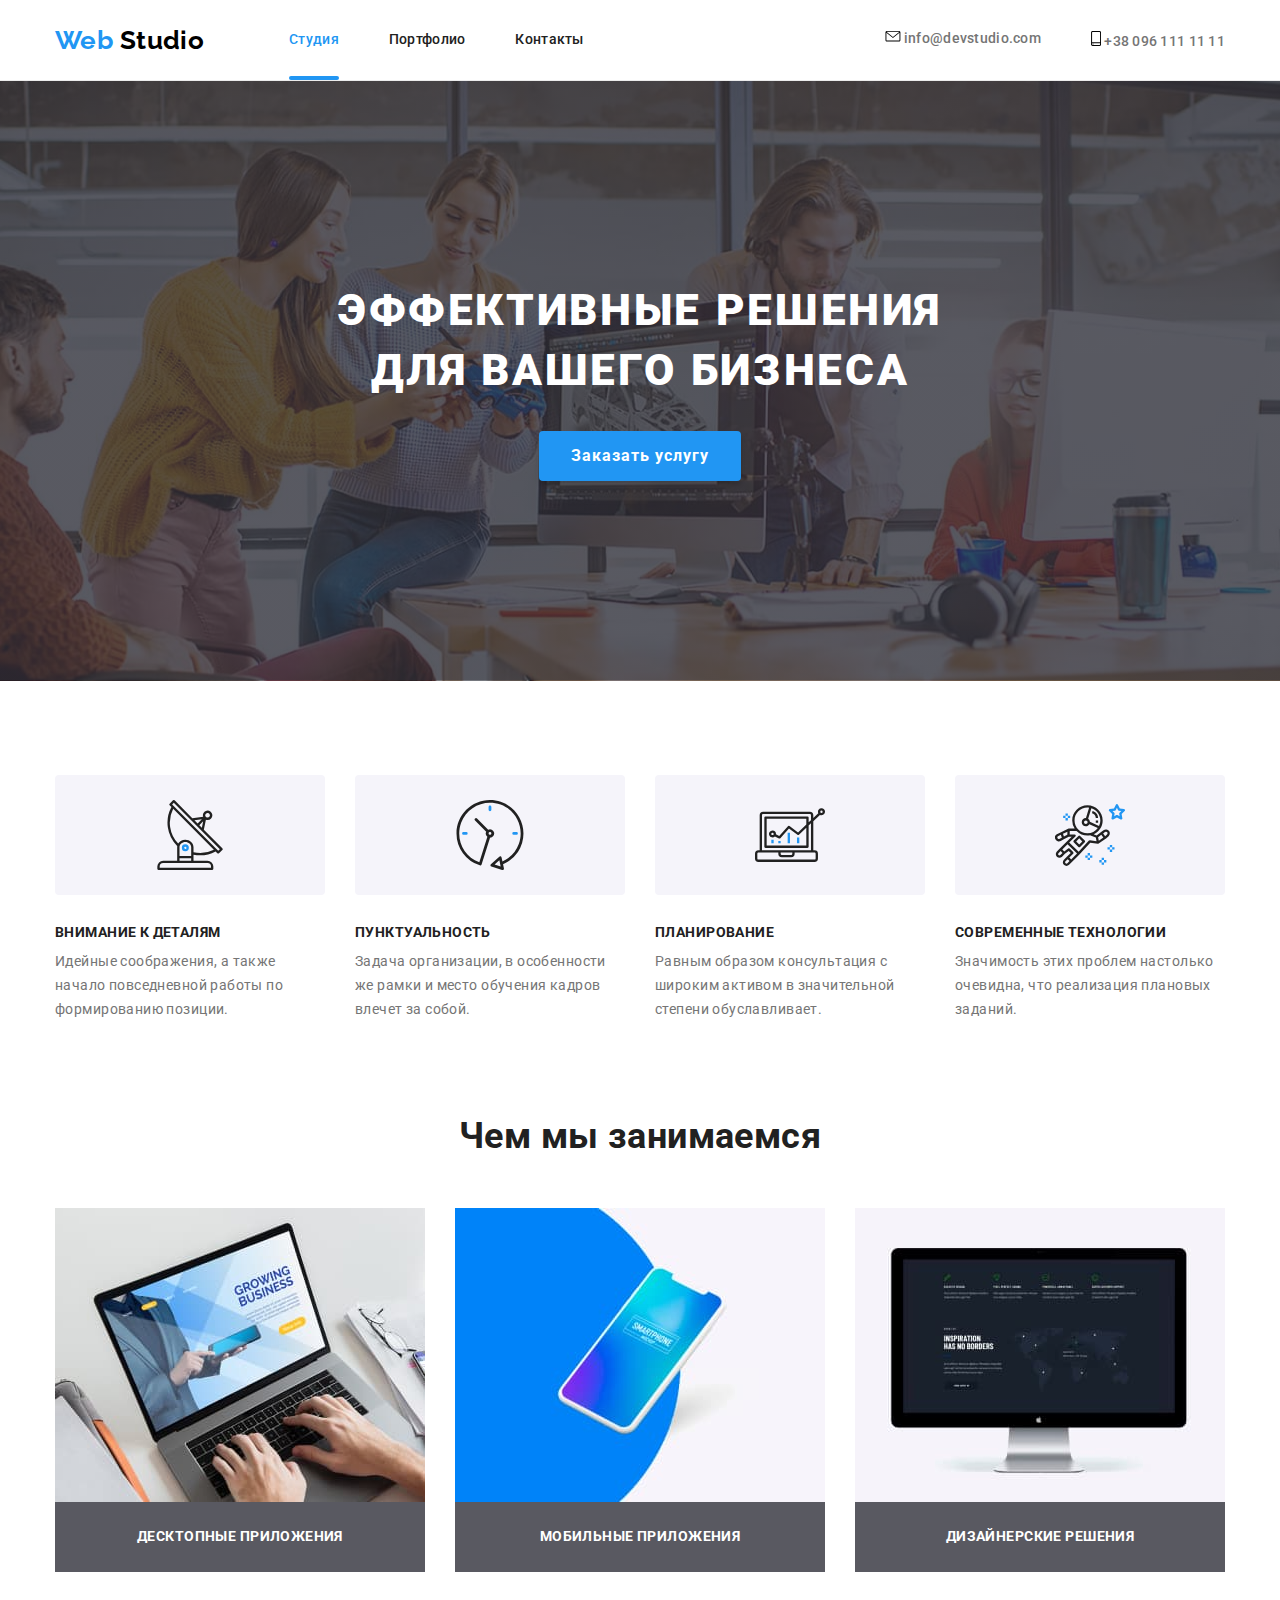
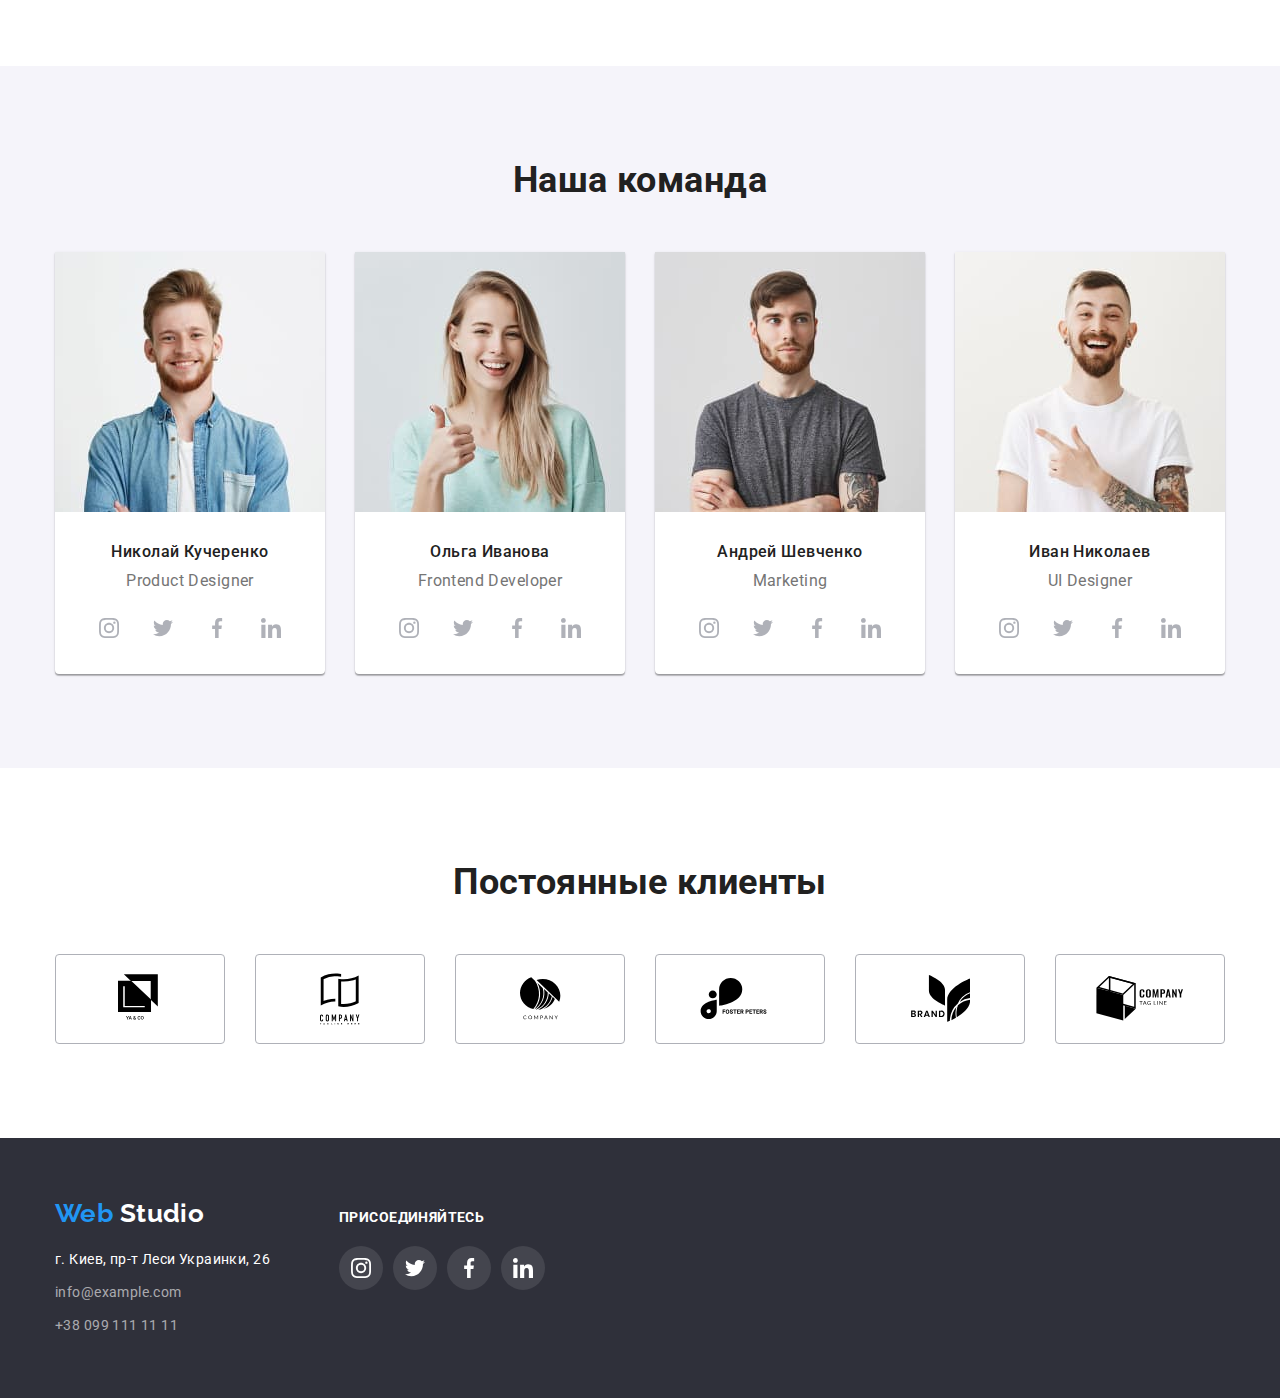
<file: index.html>
<!DOCTYPE html>
<html lang="ru">
  <head>
    <meta charset="UTF-8" />
    <meta name="viewport" content="width=device-width, initial-scale=1.0" />
    <title>Веб Студия</title>
    <link
      href="https://fonts.googleapis.com/css2?family=Raleway:wght@700&family=Roboto:wght@400;500;700;900&display=swap"
      rel="stylesheet"
    />
    <link rel="stylesheet" href="./css/normalize.css" />
    <link rel="stylesheet" href="./css/styles.css" />
  </head>
  <body>
    <!-- шапка-сайту -->
    <header class="header">
      <div class="container">
        <nav class="header-navigation">
          <a class="logo link" href="./index.html" lang="en">
            <span class="logo-word">Web</span>
            Studio
          </a>
          <ul class="navigation-list list">
            <li class="navigation-list-item line">
              <a class="navigation-link link active" href="./index.html"
                >Студия</a
              >
            </li>
            <li class="navigation-list-item">
              <a class="navigation-link link" href="./portfolio.html"
                >Портфолио</a
              >
            </li>
            <li class="navigation-list-item">
              <a class="navigation-link link" href="">Контакты</a>
            </li>
          </ul>
        </nav>

        <address class="contacts address">
          <ul class="contacts-list list">
            <li class="contacts-list-item">
              <a
                class="contacts-list-item-link link"
                href="mailto:info@devstudio.com"
              >
                <svg class="contacts-svg" width="16" height="11.2">
                  <use href="./img/sprite.svg#icon-envelope"></use>
                </svg>
                info@devstudio.com
              </a>
            </li>
            <li class="contacts-list-item list">
              <a class="contacts-list-item-link link" href="tel:+380961111111">
                <svg class="contacts-svg" width="10" height="15">
                  <use href="./img/sprite.svg#icon-smartphone"></use>
                </svg>
                +38 096 111 11 11
              </a>
            </li>
          </ul>
        </address>
      </div>
    </header>

    <!-- Герой -->
    <main>
      <!-- секція-герой -->
      <section class="hero">
        <h1 class="hero-title title">
          Эффективные решения<br />
          для вашего бизнеса
        </h1>
        <button class="hero-btn btn">Заказать услугу</button>
      </section>
      <!-- особливості -->
      <section class="features section">
        <div class="container">
          <h2 hidden>Наши особенности</h2>
          <ul class="features-list list">
            <li class="features-list-item">
              <div class="features-svg-wrapper">
                <svg width="70" height="70">
                  <use href="./img/sprite.svg#icon-antenna"></use>
                </svg>
              </div>
              <h3 class="features-title title">Внимание к деталям</h3>
              <p class="features-desc desc">
                Идейные соображения, а также начало повседневной работы по
                формированию позиции.
              </p>
            </li>
            <li class="features-list-item">
              <div class="features-svg-wrapper">
                <svg width="70" height="70">
                  <use href="./img/sprite.svg#icon-clock"></use>
                </svg>
              </div>
              <h3 class="features-title title">Пунктуальность</h3>
              <p class="features-desc desc">
                Задача организации, в особенности же рамки и место обучения
                кадров влечет за собой.
              </p>
            </li>
            <li class="features-list-item">
              <div class="features-svg-wrapper">
                <svg width="70" height="70">
                  <use href="./img/sprite.svg#icon-diagram"></use>
                </svg>
              </div>
              <h3 class="features-title title">Планирование</h3>
              <p class="features-desc desc">
                Равным образом консультация с широким активом в значительной
                степени обуславливает.
              </p>
            </li>
            <li class="features-list-item">
              <div class="features-svg-wrapper">
                <svg width="70" height="70">
                  <use href="./img/sprite.svg#icon-astronaut"></use>
                </svg>
              </div>
              <h3 class="features-title title">Современные технологии</h3>
              <p class="features-desc desc">
                Значимость этих проблем настолько очевидна, что реализация
                плановых заданий.
              </p>
            </li>
          </ul>
        </div>
      </section>

      <!-- Чим займаємся -->
      <section class="occupation section">
        <div class="container">
          <h2 class="section-title title">Чем мы занимаемся</h2>
          <ul class="occupation-list list">
            <li class="occupation-list-item">
              <img
                class="img"
                src="./img/features/features-1.jpg"
                alt="человек роботает за нотбуком"
                width="370"
                height="294"
              />
              <p class="occupation-list-item-desc desc">
                Десктопные приложения
              </p>
            </li>
            <li class="occupation-list-item">
              <img
                class="img"
                src="./img/features/features-2.jpg"
                alt="изображение смартфона"
                width="370"
                height="294"
              />
              <p class="occupation-list-item-desc desc">Мобильные приложения</p>
            </li>
            <li class="occupation-list-item">
              <img
                class="img"
                src="./img/features/features-3.jpg"
                alt="монытор компю'тера"
                width="370"
                height="294"
              />
              <p class="occupation-list-item-desc desc">Дизайнерские решения</p>
            </li>
          </ul>
        </div>
      </section>

      <!-- Команда -->
      <section class="our-team section">
        <div class="container">
          <h2 class="section-title title">Наша команда</h2>
          <ul class="our-team-list list">
            <li class="our-team-list-item">
              <img
                class="avatar img"
                src="./img/team/teamate-1.jpg"
                alt="Участник 1"
                width="270"
                height="260"
              />
              <h3 class="teammate-name title">Николай Кучеренко</h3>
              <p class="teammate-profession desc" lang="en">Product Designer</p>
              <ul class="social-links-list list">
                <li class="social-links-list-item">
                  <a
                    class="social-link link"
                    href=""
                    aria-label="иконка инстаграма"
                    ><svg class="social-link-svg" width="20" height="20">
                      <use href="./img/sprite.svg#icon-instagram"></use>
                    </svg>
                  </a>
                </li>
                <li class="social-links-list-item">
                  <a
                    class="social-link link"
                    href=""
                    aria-label="иконка твиттера"
                    ><svg class="social-link-svg" width="20" height="20">
                      <use href="./img/sprite.svg#icon-twitter"></use>
                    </svg>
                  </a>
                </li>
                <li class="social-links-list-item">
                  <a
                    class="social-link link"
                    href=""
                    aria-label="иконка фейсбука"
                    ><svg class="social-link-svg" width="20" height="20">
                      <use href="./img/sprite.svg#icon-facebook"></use>
                    </svg>
                  </a>
                </li>
                <li class="social-links-list-item">
                  <a
                    class="social-link link"
                    href=""
                    aria-label="иконка линкедина"
                    ><svg class="social-link-svg" width="20" height="20">
                      <use href="./img/sprite.svg#icon-linkedin"></use>
                    </svg>
                  </a>
                </li>
              </ul>
            </li>
            <li class="our-team-list-item">
              <img
                class="avatar img"
                src="./img/team/teamate-2.jpg"
                alt="Участник 2"
                width="270"
                height="260"
              />
              <h3 class="teammate-name title">Ольга Иванова</h3>
              <p class="teammate-profession desc" lang="en">
                Frontend Developer
              </p>
              <ul class="social-links-list list">
                <li class="social-links-list-item">
                  <a
                    class="social-link link"
                    href=""
                    aria-label="иконка инстаграма"
                    ><svg class="social-link-svg" width="20" height="20">
                      <use href="./img/sprite.svg#icon-instagram"></use>
                    </svg>
                  </a>
                </li>
                <li class="social-links-list-item">
                  <a
                    class="social-link link"
                    href=""
                    aria-label="иконка твиттера"
                    ><svg class="social-link-svg" width="20" height="20">
                      <use href="./img/sprite.svg#icon-twitter"></use>
                    </svg>
                  </a>
                </li>
                <li class="social-links-list-item">
                  <a
                    class="social-link link"
                    href=""
                    aria-label="иконка фейсбука"
                    ><svg class="social-link-svg" width="20" height="20">
                      <use href="./img/sprite.svg#icon-facebook"></use>
                    </svg>
                  </a>
                </li>
                <li class="social-links-list-item">
                  <a
                    class="social-link link"
                    href=""
                    aria-label="иконка линкедина"
                    ><svg class="social-link-svg" width="20" height="20">
                      <use href="./img/sprite.svg#icon-linkedin"></use>
                    </svg>
                  </a>
                </li>
              </ul>
            </li>
            <li class="our-team-list-item">
              <img
                class="avatar img"
                src="./img/team/teamate-3.jpg"
                alt="Участник 3"
                width="270"
                height="260"
              />
              <h3 class="teammate-name title">Андрей Шевченко</h3>
              <p class="teammate-profession desc" lang="en">Marketing</p>
              <ul class="social-links-list list">
                <li class="social-links-list-item">
                  <a
                    class="social-link link"
                    href=""
                    aria-label="иконка инстаграма"
                    ><svg class="social-link-svg" width="20" height="20">
                      <use href="./img/sprite.svg#icon-instagram"></use>
                    </svg>
                  </a>
                </li>
                <li class="social-links-list-item">
                  <a
                    class="social-link link"
                    href=""
                    aria-label="иконка твиттера"
                    ><svg class="social-link-svg" width="20" height="20">
                      <use href="./img/sprite.svg#icon-twitter"></use>
                    </svg>
                  </a>
                </li>
                <li class="social-links-list-item">
                  <a
                    class="social-link link"
                    href=""
                    aria-label="иконка фейсбука"
                    ><svg class="social-link-svg" width="20" height="20">
                      <use href="./img/sprite.svg#icon-facebook"></use>
                    </svg>
                  </a>
                </li>
                <li class="social-links-list-item">
                  <a
                    class="social-link link"
                    href=""
                    aria-label="иконка линкедина"
                    ><svg class="social-link-svg" width="20" height="20">
                      <use href="./img/sprite.svg#icon-linkedin"></use>
                    </svg>
                  </a>
                </li>
              </ul>
            </li>
            <li class="our-team-list-item">
              <img
                class="avatar img"
                src="./img/team/teamate-4.jpg"
                alt="Участник 4"
                width="270"
                height="260"
              />
              <h3 class="teammate-name title">Иван Николаев</h3>
              <p class="teammate-profession desc" lang="en">UI Designer</p>
              <ul class="social-links-list list">
                <li class="social-links-list-item">
                  <a
                    class="social-link link"
                    href=""
                    aria-label="иконка инстаграма"
                    ><svg class="social-link-svg" width="20" height="20">
                      <use href="./img/sprite.svg#icon-instagram"></use>
                    </svg>
                  </a>
                </li>
                <li class="social-links-list-item">
                  <a
                    class="social-link link"
                    href=""
                    aria-label="иконка твиттера"
                    ><svg class="social-link-svg" width="20" height="20">
                      <use href="./img/sprite.svg#icon-twitter"></use>
                    </svg>
                  </a>
                </li>
                <li class="social-links-list-item">
                  <a
                    class="social-link link"
                    href=""
                    aria-label="иконка фейсбука"
                    ><svg class="social-link-svg" width="20" height="20">
                      <use href="./img/sprite.svg#icon-facebook"></use>
                    </svg>
                  </a>
                </li>
                <li class="social-links-list-item">
                  <a
                    class="social-link link"
                    href=""
                    aria-label="иконка линкедина"
                    ><svg class="social-link-svg" width="20" height="20">
                      <use href="./img/sprite.svg#icon-linkedin"></use>
                    </svg>
                  </a>
                </li>
              </ul>
            </li>
          </ul>
        </div>
      </section>

      <!-- Постійні клієнти -->
      <section class="clients section">
        <div class="container">
          <h2 class="section-title title">Постоянные клиенты</h2>
          <ul class="clients-list list">
            <li class="clients-list-item">
              <a
                class="clients-list-item-link link"
                href=""
                aria-label="логотип клиента-1"
              >
                <svg class="clients-svg" width="44" height="49">
                  <use href="./img/sprite.svg#icon-company-1"></use>
                </svg>
              </a>
            </li>
            <li class="clients-list-item">
              <a
                class="clients-list-item-link link"
                href=""
                aria-label="логотип клиента-2"
              >
                <svg class="clients-svg" width="40" height="52">
                  <use href="./img/sprite.svg#icon-company-2"></use>
                </svg>
              </a>
            </li>
            <li class="clients-list-item">
              <a
                class="clients-list-item-link link"
                href=""
                aria-label="логотип клиента-3"
              >
                <svg class="clients-svg" width="41" height="43">
                  <use href="./img/sprite.svg#icon-company-3"></use>
                </svg>
              </a>
            </li>
            <li class="clients-list-item">
              <a
                class="clients-list-item-link link"
                href=""
                aria-label="логотип клиента-4"
              >
                <svg class="clients-svg" width="80" height="42">
                  <use href="./img/sprite.svg#icon-company-4"></use>
                </svg>
              </a>
            </li>
            <li class="clients-list-item">
              <a
                class="clients-list-item-link link"
                href=""
                aria-label="логотип клиента-5"
              >
                <svg class="clients-svg" width="59" height="47">
                  <use href="./img/sprite.svg#icon-company-5"></use>
                </svg>
              </a>
            </li>
            <li class="clients-list-item">
              <a
                class="clients-list-item-link link"
                href=""
                aria-label="логотип клиента-6"
              >
                <svg class="clients-svg" width="88" height="45">
                  <use href="./img/sprite.svg#icon-company-6"></use>
                </svg>
              </a>
            </li>
          </ul>
        </div>
      </section>
    </main>

    <!-- Підвал -->
    <footer class="footer">
      <div class="container">
        <div class="address-wrapper">
          <a class="logo link" href="./index.html" lang="en">
            <span class="logo-word">Web</span> Studio</a
          >
          <address class="footer-address address">
            <ul class="footer-address-list list">
              <li class="footer-address-list-item">
                <a
                  class="footer-address-link link"
                  href="https://goo.gl/maps/MU3WiRRfkpYuApnx9"
                  target="_blank"
                >
                  г. Киев, пр-т Леси Украинки, 26
                </a>
              </li>
              <li class="footer-address-list-item">
                <a
                  class="footer-contacts-link link"
                  href="mailto:info@example.com"
                >
                  info@example.com
                </a>
              </li>
              <li class="footer-address-list-item">
                <a class="footer-contacts-link link" href="tel:+380991111111">
                  +38 099 111 11 11
                </a>
              </li>
            </ul>
          </address>
        </div>
        <div class="social-links-wrapper">
          <p class="footer-subtitle desc">присоединяйтесь</p>
          <ul class="footer-social-links-list list">
            <li class="footer-social-links-list-item">
              <a
                class="footer-social-link link"
                href=""
                aria-label="иконка инстаграма"
                ><svg width="20" height="20">
                  <use href="./img/sprite.svg#icon-footer-instagram"></use>
                </svg>
              </a>
            </li>
            <li class="footer-social-links-list-item">
              <a
                class="footer-social-link link"
                href=""
                aria-label="иконка твиттера"
                ><svg width="20" height="20">
                  <use href="./img/sprite.svg#icon-footer-twitter"></use>
                </svg>
              </a>
            </li>
            <li class="footer-social-links-list-item">
              <a
                class="footer-social-link link"
                href=""
                aria-label="иконка фейсбука"
                ><svg width="20" height="20">
                  <use href="./img/sprite.svg#icon-footer-facebook"></use>
                </svg>
              </a>
            </li>
            <li class="footer-social-links-list-item">
              <a
                class="footer-social-link link"
                href=""
                aria-label="иконка линкедина"
                ><svg width="20" height="20">
                  <use href="./img/sprite.svg#icon-footer-linkedin"></use>
                </svg>
              </a>
            </li>
          </ul>
        </div>
      </div>
    </footer>
  </body>
</html>
</file>
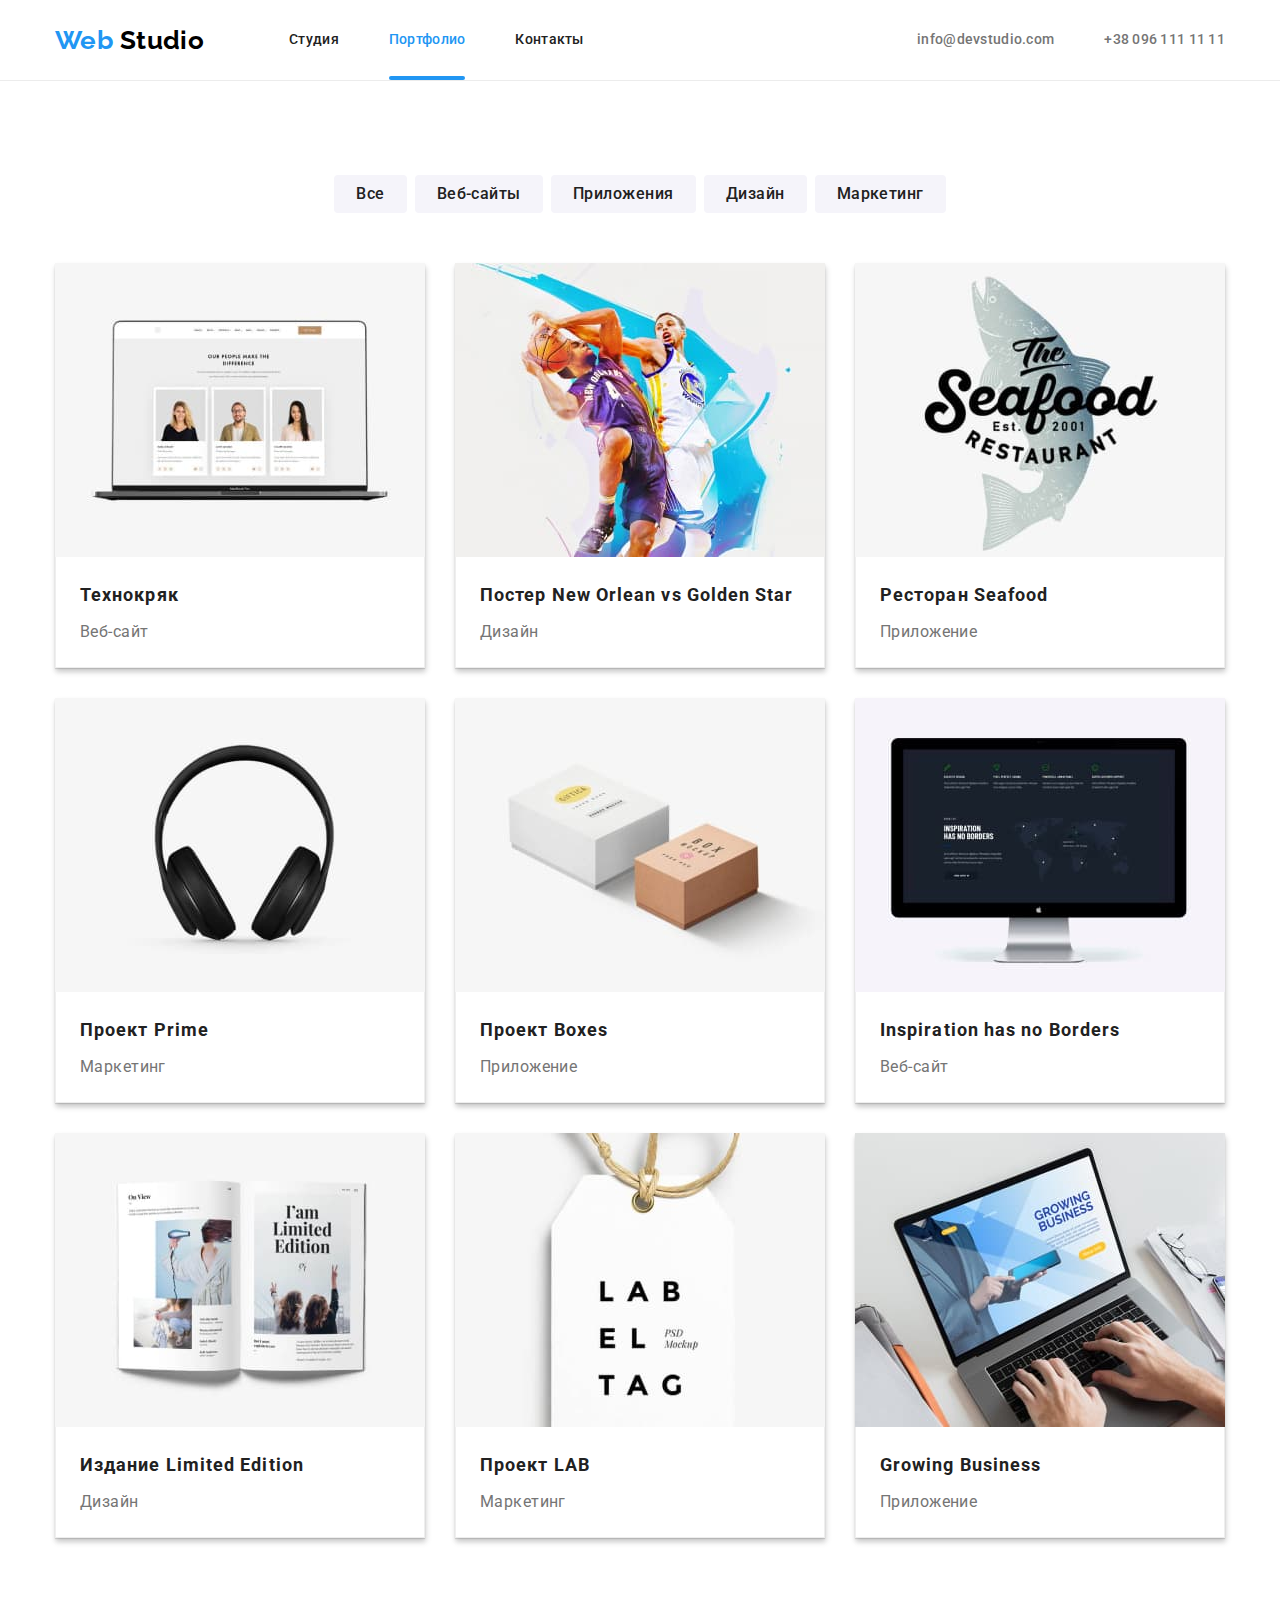
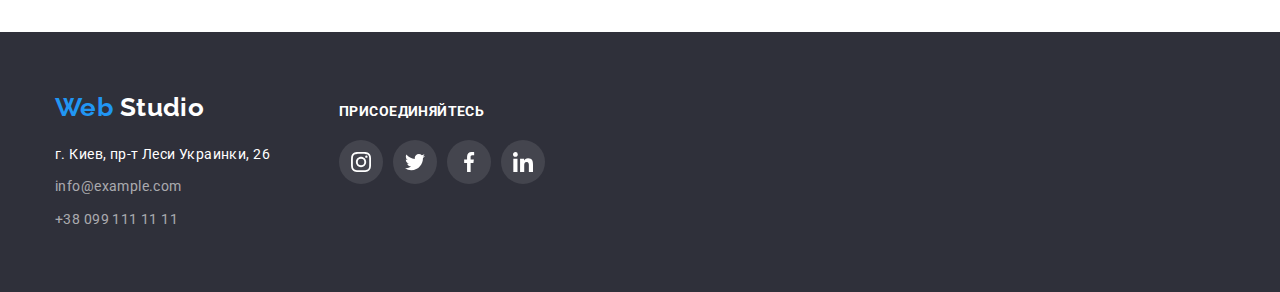
<file: portfolio.html>
<!DOCTYPE html>
<html lang="ru">
  <head>
    <meta charset="UTF-8" />
    <meta name="viewport" content="width=device-width, initial-scale=1.0" />
    <title>Веб Студия</title>
    <link
      href="https://fonts.googleapis.com/css2?family=Raleway:wght@700&family=Roboto:wght@400;500;700;900&display=swap"
      rel="stylesheet"
    />
    <link rel="stylesheet" href="./css/normalize.css" />
    <link rel="stylesheet" href="./css/styles.css" />
  </head>

  <body>
    <!-- шапка-сайту -->
    <header class="header">
      <div class="container">
        <nav class="header-navigation">
          <a class="logo link" href="./index.html" lang="en">
            <span class="logo-word">Web</span>
            Studio
          </a>
          <ul class="navigation-list list">
            <li class="navigation-list-item">
              <a class="navigation-link link" href="./index.html">Студия</a>
            </li>
            <li class="navigation-list-item line">
              <a class="navigation-link link active" href="./portfolio.html"
                >Портфолио</a
              >
            </li>
            <li class="navigation-list-item">
              <a class="navigation-link link" href="">Контакты</a>
            </li>
          </ul>
        </nav>

        <address class="contacts address">
          <ul class="contacts-list list">
            <li class="contacts-list-item">
              <a
                class="contacts-list-item-link link"
                href="mailto:info@devstudio.com"
                >info@devstudio.com</a
              >
            </li>
            <li class="contacts-list-item list">
              <a class="contacts-list-item-link link" href="tel:+380961111111"
                >+38 096 111 11 11</a
              >
            </li>
          </ul>
        </address>
      </div>
    </header>

    <!-- Герой -->
    <main>
      <section class="portfolio section">
        <h1 hidden>Примеры робот</h1>
        <!-- фільтри -->

        <div class="container">
          <ul class="portfolio-filter-list list">
            <li class="portfolio-filter-item">
              <button class="portfolio-filter-button" type="button">Все</button>
            </li>
            <li class="portfolio-filter-item">
              <button class="portfolio-filter-button" type="button">
                Веб-сайты
              </button>
            </li>
            <li class="portfolio-filter-item">
              <button class="portfolio-filter-button" type="button">
                Приложения
              </button>
            </li>
            <li class="portfolio-filter-item">
              <button class="portfolio-filter-button" type="button">
                Дизайн
              </button>
            </li>
            <li class="portfolio-filter-item">
              <button class="portfolio-filter-button" type="button">
                Маркетинг
              </button>
            </li>
          </ul>

          <ul class="portfolio-cards-list list">
            <li class="portfolio-cards-list-item">
              <a class="portfolio-cards-list-link link" href="">
                <img
                  class="portfolio-img img"
                  src="./img/portfolio/project-1.jpg"
                  alt="Ноутбук с изображением сайта"
                  width="370"
                  height="294"
                />
                <div class="cards-description-wrapper">
                  <h2 class="portfolio-cards-subtitle title">
                    Технокряк
                  </h2>
                  <p class="portfolio-cards-desc desc">Веб-сайт</p>
                </div>
                <!-- <p class="portfolio-cards-hover-desc">
                  Технокряк это современная площадка распространения
                  коронавируса. Компании используют эту платформу для цифрового
                  шпионажа и атак на защищённые сервера конкурентов.
                </p> -->
              </a>
            </li>
            <li class="portfolio-cards-list-item">
              <a class="portfolio-cards-list-link link" href="">
                <img
                  class="portfolio-img img"
                  src="./img/portfolio/project-2.jpg"
                  alt="Спортсмены играют в баскетбол"
                  width="370"
                  height="294"
                />
                <div class="cards-description-wrapper">
                  <h2 class="portfolio-cards-subtitle title">
                    Постер <span lang="en">New Orlean vs Golden Star</span>
                  </h2>
                  <p class="portfolio-cards-desc desc">Дизайн</p>
                </div>
                <!-- <p class="portfolio-cards-hover-desc">
                  Технокряк это современная площадка распространения
                  коронавируса. Компании используют эту платформу для цифрового
                  шпионажа и атак на защищённые сервера конкурентов.
                </p> -->
              </a>
            </li>
            <li class="portfolio-cards-list-item">
              <a class="portfolio-cards-list-link link" href="">
                <img
                  class="portfolio-img img"
                  src="./img/portfolio/project-3.jpg"
                  alt="Логотип ресторана"
                  width="370"
                  height="294"
                />
                <div class="cards-description-wrapper">
                  <h2 class="portfolio-cards-subtitle title">
                    Ресторан <span lang="en">Seafood</span>
                  </h2>
                  <p class="portfolio-cards-desc desc">Приложение</p>
                </div>
                <!-- <p class="portfolio-cards-hover-desc">
                  Технокряк это современная площадка распространения
                  коронавируса. Компании используют эту платформу для цифрового
                  шпионажа и атак на защищённые сервера конкурентов.
                </p> -->
              </a>
            </li>
            <li class="portfolio-cards-list-item">
              <a class="portfolio-cards-list-link link" href="">
                <img
                  class="portfolio-img img"
                  src="./img/portfolio/project-4.jpg"
                  alt="Наушники"
                  width="370"
                  height="294"
                />
                <div class="cards-description-wrapper">
                  <h2 class="portfolio-cards-subtitle title">
                    Проект <span lang="en">Prime</span>
                  </h2>
                  <p class="portfolio-cards-desc desc">Маркетинг</p>
                </div>
                <!-- <p class="portfolio-cards-hover-desc">
                  Технокряк это современная площадка распространения
                  коронавируса. Компании используют эту платформу для цифрового
                  шпионажа и атак на защищённые сервера конкурентов.
                </p> -->
              </a>
            </li>
            <li class="portfolio-cards-list-item">
              <a class="portfolio-cards-list-link link" href="">
                <img
                  class="portfolio-img img"
                  src="./img/portfolio/project-5.jpg"
                  alt="Две коробки"
                  width="370"
                  height="294"
                />
                <div class="cards-description-wrapper">
                  <h2 class="portfolio-cards-subtitle title">
                    Проект <span lang="en">Boxes</span>
                  </h2>
                  <p class="portfolio-cards-desc desc">Приложение</p>
                </div>
                <!-- <p class="portfolio-cards-hover-desc">
                  Технокряк это современная площадка распространения
                  коронавируса. Компании используют эту платформу для цифрового
                  шпионажа и атак на защищённые сервера конкурентов.
                </p> -->
              </a>
            </li>
            <li class="portfolio-cards-list-item">
              <a class="portfolio-cards-list-link link" href="">
                <img
                  class="portfolio-img img"
                  src="./img/portfolio/project-6.jpg"
                  alt="Монитор комп'ютера"
                  width="370"
                  height="294"
                />
                <div class="cards-description-wrapper">
                  <h2 class="portfolio-cards-subtitle title" lang="en">
                    Inspiration has no Borders
                  </h2>
                  <p class="portfolio-cards-desc desc">Веб-сайт</p>
                </div>
                <!-- <p class="portfolio-cards-hover-desc">
                  Технокряк это современная площадка распространения
                  коронавируса. Компании используют эту платформу для цифрового
                  шпионажа и атак на защищённые сервера конкурентов.
                </p> -->
              </a>
            </li>
            <li class="portfolio-cards-list-item">
              <a class="portfolio-cards-list-link link" href="">
                <img
                  class="portfolio-img img"
                  src="./img/portfolio/project-7.jpg"
                  alt="Открытая книга"
                  width="370"
                  height="294"
                />
                <div class="cards-description-wrapper">
                  <h2 class="portfolio-cards-subtitle title">
                    Издание <span lang="en">Limited Edition</span>
                  </h2>
                  <p class="portfolio-cards-desc desc">Дизайн</p>
                </div>
                <!-- <p class="portfolio-cards-hover-desc">
                  Технокряк это современная площадка распространения
                  коронавируса. Компании используют эту платформу для цифрового
                  шпионажа и атак на защищённые сервера конкурентов.
                </p> -->
              </a>
            </li>
            <li class="portfolio-cards-list-item">
              <a class="portfolio-cards-list-link link" href="">
                <img
                  class="portfolio-img img"
                  src="./img/portfolio/project-8.jpg"
                  alt="Етикетка товара"
                  width="370"
                  height="294"
                />
                <div class="cards-description-wrapper">
                  <h2 class="portfolio-cards-subtitle title">
                    Проект <span lang="en">LAB</span>
                  </h2>
                  <p class="portfolio-cards-desc desc">Маркетинг</p>
                </div>
                <!-- <p class="portfolio-cards-hover-desc">
                  Технокряк это современная площадка распространения
                  коронавируса. Компании используют эту платформу для цифрового
                  шпионажа и атак на защищённые сервера конкурентов.
                </p> -->
              </a>
            </li>
            <li class="portfolio-cards-list-item">
              <a class="portfolio-cards-list-link link" href="">
                <img
                  class="portfolio-img img"
                  src="./img/portfolio/project-9.jpg"
                  alt="Человек роботает за ноутбуком"
                  width="370"
                  height="294"
                />
                <div class="cards-description-wrapper">
                  <h2 class="portfolio-cards-subtitle title" lang="en">
                    Growing Business
                  </h2>
                  <p class="portfolio-cards-desc desc">Приложение</p>
                </div>

                <!-- <p class="portfolio-cards-hover-desc">
                  Технокряк это современная площадка распространения
                  коронавируса. Компании используют эту платформу для цифрового
                  шпионажа и атак на защищённые сервера конкурентов.
                </p> -->
              </a>
            </li>
          </ul>
        </div>
      </section>
    </main>

    <!-- Підвал -->
    <footer class="footer">
      <div class="container">
        <div class="address-wrapper">
          <a class="logo link" href="./index.html" lang="en">
            <span class="logo-word">Web</span> Studio</a
          >
          <address class="footer-address address">
            <ul class="footer-address-list list">
              <li class="footer-address-list-item">
                <a
                  class="footer-address-link link"
                  href="https://goo.gl/maps/MU3WiRRfkpYuApnx9"
                  target="_blank"
                >
                  г. Киев, пр-т Леси Украинки, 26
                </a>
              </li>
              <li class="footer-address-list-item">
                <a
                  class="footer-contacts-link link"
                  href="mailto:info@example.com"
                >
                  info@example.com
                </a>
              </li>
              <li class="footer-address-list-item">
                <a class="footer-contacts-link link" href="tel:+380991111111">
                  +38 099 111 11 11
                </a>
              </li>
            </ul>
          </address>
        </div>
        <div class="social-links-wrapper">
          <p class="footer-subtitle desc">присоединяйтесь</p>
          <ul class="footer-social-links-list list">
            <li class="footer-social-links-list-item">
              <a
                class="footer-social-link link"
                href=""
                aria-label="иконка инстаграма"
                ><svg width="20" height="20">
                  <use href="./img/sprite.svg#icon-footer-instagram"></use>
                </svg>
              </a>
            </li>
            <li class="footer-social-links-list-item">
              <a
                class="footer-social-link link"
                href=""
                aria-label="иконка твиттера"
                ><svg width="20" height="20">
                  <use href="./img/sprite.svg#icon-footer-twitter"></use>
                </svg>
              </a>
            </li>
            <li class="footer-social-links-list-item">
              <a
                class="footer-social-link link"
                href=""
                aria-label="иконка фейсбука"
                ><svg width="20" height="20">
                  <use href="./img/sprite.svg#icon-footer-facebook"></use>
                </svg>
              </a>
            </li>
            <li class="footer-social-links-list-item">
              <a
                class="footer-social-link link"
                href=""
                aria-label="иконка линкедина"
                ><svg width="20" height="20">
                  <use href="./img/sprite.svg#icon-footer-linkedin"></use>
                </svg>
              </a>
            </li>
          </ul>
        </div>
      </div>
    </footer>
  </body>
</html>
</file>
<file: css/styles.css>
/* другорядний колір тексту #212121 */
/* акцент #2196F3 */
/* білий #FFFFFF */
/* фон заголовків rgba(47, 48, 58, 0.8) */
/* другорядний колір фону #F5F4FA; */

:root {
  --primary-bg-color: #ffffff;
  --secondary-bg-color: #f5f4fa;
  --primary-text-color: #757575;
  --title-text-color: #212121;
  --accent-color: #2196f3;
  --text-accent-color: #ffffff;
  --dark-theme-text-color: #ffffff;
  --portfolio-button-bg-color: #f5f4fa;
  --portfolio-button-title-color: #212121;
}

html {
  box-sizing: border-box;
}

*,
*::before,
*::after {
  box-sizing: inherit;
}

body {
  background-color: var(--primary-bg-color);
  color: var(--primary-text-color);

  font-family: 'Roboto', sans-serif;
  font-size: 14px;
  line-height: 1.14;
  letter-spacing: 0.03em;
}

.section {
  padding-top: 94px;
  padding-bottom: 94px;
}

.address {
  font-style: normal;
}

.link {
  text-decoration: none;
  display: block;
}

.list {
  margin-top: 0;
  margin-bottom: 0;
  padding-left: 0;
  list-style: none;
}

.desc {
  margin-top: 0;
  margin-bottom: 0;
}

.title {
  margin-top: 0;
}

.img {
  display: block;
}

.container {
  width: 1200px;
  margin-left: auto;
  margin-right: auto;
  padding-left: 15px;
  padding-right: 15px;
}

/* Header */

.header {
  border-bottom: 1px solid #ececec;
}

.header > .container {
  display: flex;
  align-items: center;
  justify-content: space-between;
}

.header-navigation {
  display: flex;
  align-items: center;
}

.logo {
  margin-right: 85px;

  color: #000000;
  font-family: 'Raleway', sans-serif;
  font-weight: 700;
  font-size: 26px;
  line-height: 1.19;
}

.logo-word {
  color: #2196f3;
}

/* Navigation */

.navigation-list {
  display: flex;
}

.navigation-list-item.line::after {
  display: block;
  content: '';
  width: 100%;
  height: 4px;
  border-radius: 2px;

  background-color: var(--accent-color);
}

.navigation-list-item:not(:last-child) {
  margin-right: 50px;
}

.navigation-link {
  padding-top: 32px;
  padding-bottom: 28px;
  color: var(--title-text-color);

  font-weight: 500;
  letter-spacing: 0.02em;
}

.navigation-link.active {
  color: var(--accent-color);
}

/* .active::after {
  display: block;
  content: '';
  width: 100%;
  height: 4px;
  margin-top: 28px;
  border-radius: 2px;

  background-color: var(--accent-color);
} */

.navigation-link:hover,
.navigation-link:focus,
.contacts-list-item-link:hover,
.contacts-list-item-link:focus {
  color: var(--accent-color);
}

/* Contacts */

.contacts-list {
  display: flex;
}

.contacts-list-item:not(:last-child) {
  margin-right: 50px;
}

.contacts-list-item-link {
  color: var(--primary-text-color);
  font-weight: 500;
  letter-spacing: 0.02em;
}

/* Hero */

.hero {
  max-width: 1600px;
  margin-right: auto;
  margin-left: auto;
  padding-top: 200px;
  padding-bottom: 200px;
  background-image: linear-gradient(
      rgba(47, 48, 58, 0.8),
      rgba(47, 48, 58, 0.8)
    ),
    url(../img/hero/hero-bg.jpg);
  background-size: cover;
  background-position: center;

  text-align: center;
}

.hero-title {
  margin-bottom: 30px;

  color: var(--dark-theme-text-color);
  font-weight: 900;
  font-size: 44px;
  line-height: 1.36;
  letter-spacing: 0.06em;
  text-transform: uppercase;
}

.hero-btn {
  padding-top: 10px;
  padding-right: 32px;
  padding-bottom: 10px;
  padding-left: 32px;
  border-radius: 4px;
  outline: none;
  border: none;

  background-color: var(--accent-color);
  color: var(--dark-theme-text-color);
  box-shadow: 0px 4px 4px rgba(0, 0, 0, 0.15);
  font-family: inherit;
  font-weight: 700;
  font-size: 16px;
  line-height: 1.87;
  text-align: center;
  letter-spacing: 0.06em;
}

.hero-btn:hover,
.hero-btn:focus {
  background-color: #188ce8;
}

/* Features */

.features.section {
  padding-bottom: 47px;
}

.features-list {
  display: flex;
}

/* .features-list-item {
  width: 270px;
} */

.features-list-item:not(:last-child) {
  margin-right: 30px;
}

.features-svg-wrapper {
  display: flex;
  justify-content: center;
  align-items: center;
  width: 270px;
  height: 120px;
  margin-bottom: 30px;
  border-radius: 4px;

  background-color: #f5f4fa;
}

.features-title {
  margin-bottom: 10px;

  color: var(--title-text-color);
  font-weight: 700;
  font-size: 14px;
  text-transform: uppercase;
}

.features-desc {
  color: var(--primary-text-color);
  font-weight: 400;
  font-size: 14px;
  line-height: 1.71;
}

/* what we do */
/* sections-titles */

.occupation.section {
  padding-top: 47px;
}

.section-title {
  margin-bottom: 50px;
  color: var(--title-text-color);

  font-weight: 700;
  font-size: 36px;
  line-height: 1.16;
  text-align: center;
}

.occupation-list {
  display: flex;
}

.occupation-list-item:not(:last-child) {
  margin-right: 30px;
}

.occupation-list-item-desc {
  padding-top: 27px;
  padding-bottom: 27px;
  background-color: rgba(47, 48, 58, 0.8);
  color: var(--dark-theme-text-color);

  font-weight: 700;
  font-size: 14px;
  text-transform: uppercase;
  text-align: center;
}

/* team */

.our-team {
  background-color: #f5f4fa;
}

.our-team-list {
  display: flex;
}

.our-team-list-item {
  background-color: #ffffff;
  box-shadow: 0px 2px 1px rgba(0, 0, 0, 0.2), 0px 1px 1px rgba(0, 0, 0, 0.14),
    0px 1px 3px rgba(0, 0, 0, 0.12);
  border-radius: 0px 0px 4px 4px;
}

.our-team-list-item:not(:last-child) {
  margin-right: 30px;
}

.avatar {
  margin-bottom: 30px;
}

.teammate-name,
.teammate-profession {
  color: var(--title-text-color);
  font-weight: 500;
  font-size: 16px;
  line-height: 1.19;
  text-align: center;
}

.teammate-name {
  margin-bottom: 10px;
}

.teammate-profession {
  margin-bottom: 16px;

  color: var(--primary-text-color);
  font-weight: 400;
}

.social-links-list {
  display: flex;
  padding-right: 32px;
  padding-bottom: 24px;
  padding-left: 32px;
}

.social-links-list-item:not(:last-child) {
  margin-right: 10px;
}

.social-link {
  display: flex;
  justify-content: center;
  align-items: center;
  width: 44px;
  height: 44px;
  border-radius: 50%;
}

.social-link-svg {
  fill: #afb1b8;
}

.social-link:hover,
.social-link:focus,
.social-link:hover .social-link-svg,
.social-link:focus .social-link-svg {
  fill: #ffffff;
  background-color: var(--accent-color);
}

/* Clients */

.clients-list {
  display: flex;
}

.clients-list-item:not(:last-child) {
  margin-right: 30px;
}

.clients-list-item-link {
  display: flex;
  justify-content: center;
  align-items: center;
  width: 170px;
  height: 90px;
  border: 1px solid #afb1b8;
  border-radius: 4px;
}

/* Footer */

.footer {
  background-color: #2f303a;
}

.footer > .container {
  display: flex;
  align-items: baseline;
  padding-top: 60px;
  padding-bottom: 60px;
}

.address-wrapper {
  margin-right: 69px;
}

.footer .logo {
  margin-right: 0;
  margin-bottom: 20px;
  color: #ffffff;
}

.footer-address-list-item:not(:last-child) {
  margin-bottom: 9px;
}

.footer-address-link,
.footer-contacts-link {
  color: var(--dark-theme-text-color);

  font-weight: 400;
  line-height: 1.71;
}

.footer-contacts-link {
  color: rgba(255, 255, 255, 0.6);
}

/* .footer-address-link:hover,
.footer-address-link:focus,
.footer-contacts-link:hover,
.footer-contacts-link:focus {
  color: var(--accent-color);
} */

.footer-subtitle {
  margin-bottom: 20px;
  color: var(--dark-theme-text-color);

  font-weight: 700;
  text-transform: uppercase;
}

.footer-social-links-list {
  display: flex;
}

.footer-social-links-list-item:not(:last-child) {
  margin-right: 10px;
}

.footer-social-link {
  display: flex;
  justify-content: center;
  align-items: center;
  width: 44px;
  height: 44px;
  border-radius: 50%;

  background-color: rgba(255, 255, 255, 0.1);
}

.footer-social-link:hover,
.footer-social-link:focus {
  background-color: var(--accent-color);
}

/* PORTFOLIO */

.portfolio-filter-list {
  display: flex;
  justify-content: center;
  margin-bottom: 50px;
}

.portfolio-filter-item:not(:last-child) {
  margin-right: 8px;
}

.portfolio-filter-button {
  padding-top: 6px;
  padding-right: 22px;
  padding-bottom: 6px;
  padding-left: 22px;
  border-radius: 4px;
  outline: none;

  background-color: var(--portfolio-button-bg-color);
  color: var(--portfolio-button-title-color);
  border: none;
  font-weight: 500;
  font-size: 16px;
  line-height: 1.62;
  letter-spacing: 0.03em;
}

.portfolio-filter-button:hover,
.portfolio-filter-button:focus {
  background-color: var(--accent-color);
  color: var(--text-accent-color);
  box-shadow: 0px 2px 2px rgba(0, 0, 0, 0.12), 0px 1px 2px rgba(0, 0, 0, 0.08),
    0px 3px 1px rgba(0, 0, 0, 0.1);
}

.portfolio-cards-list {
  display: flex;
  flex-wrap: wrap;
}

.portfolio-cards-list-item {
  width: 370px;
  box-shadow: 1px 4px 6px rgba(0, 0, 0, 0.16), 0px 4px 4px rgba(0, 0, 0, 0.06),
    0px 1px 1px rgba(0, 0, 0, 0.12);
  background-color: #ffffff;
}

.portfolio-cards-list-item:not(:nth-child(3n)) {
  margin-right: 30px;
}

.portfolio-cards-list-item:not(:nth-last-child(-n + 3)) {
  margin-bottom: 30px;
}

.cards-description-wrapper {
  padding-top: 20px;
  padding-right: 24px;
  padding-bottom: 20px;
  padding-left: 24px;
  border-right: 1px solid #eeeeee;
  border-bottom: 1px solid #eeeeee;
  border-left: 1px solid #eeeeee;
}

.portfolio-cards-subtitle {
  margin-bottom: 4px;

  color: var(--title-text-color);
  font-weight: 700;
  font-size: 18px;
  line-height: 2;
  letter-spacing: 0.06em;
}

.portfolio-cards-desc {
  color: var(--primary-text-color);
  font-weight: 400;
  font-size: 16px;
  line-height: 1.87;
}

.portfolio-cards-hover-desc {
  background-color: var(--accent-color);
  color: var(--text-accent-color);
  font-weight: 400;
  font-size: 18px;
  line-height: 1.56;
}
</file>
